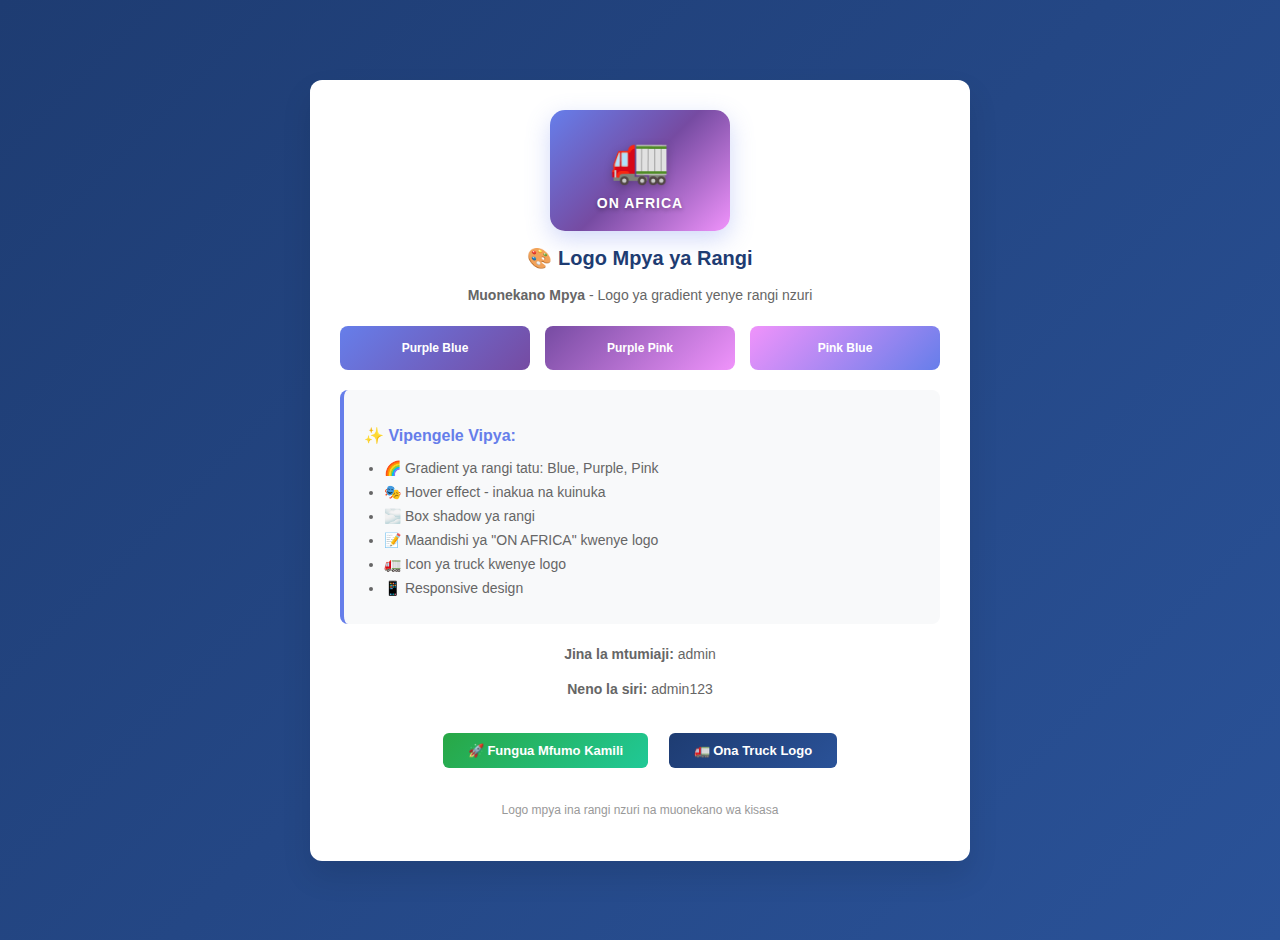
<file: colorful-preview.html>
<!DOCTYPE html>
<html lang="sw">
<head>
    <meta charset="UTF-8">
    <meta name="viewport" content="width=device-width, initial-scale=1.0">
    <title>Login Page - Colorful Gradient Logo</title>
    <style>
        body {
            font-family: 'Segoe UI', Tahoma, Geneva, Verdana, sans-serif;
            background: linear-gradient(135deg, #1e3c72 0%, #2a5298 100%);
            margin: 0;
            padding: 20px;
            min-height: 100vh;
            display: flex;
            justify-content: center;
            align-items: center;
        }
        .preview-container {
            background: white;
            padding: 30px;
            border-radius: 12px;
            box-shadow: 0 15px 30px rgba(0,0,0,0.1);
            text-align: center;
            max-width: 600px;
            width: 100%;
        }
        h1 {
            color: #1e3c72;
            margin-bottom: 15px;
            font-size: 20px;
        }
        p {
            color: #666;
            margin-bottom: 12px;
            line-height: 1.5;
            font-size: 14px;
        }
        .logo-container {
            margin-bottom: 15px;
            display: flex;
            justify-content: center;
            align-items: center;
        }
        .gradient-logo {
            background: linear-gradient(135deg, #667eea 0%, #764ba2 50%, #f093fb 100%);
            padding: 20px;
            border-radius: 15px;
            box-shadow: 0 8px 25px rgba(102, 126, 234, 0.3);
            transition: all 0.3s ease;
            min-width: 140px;
            text-align: center;
        }
        .gradient-logo:hover {
            transform: translateY(-5px) scale(1.05);
            box-shadow: 0 15px 35px rgba(102, 126, 234, 0.4);
        }
        .logo-icon {
            font-size: 48px;
            margin-bottom: 8px;
            filter: drop-shadow(0 2px 4px rgba(0,0,0,0.2));
        }
        .logo-text {
            color: white;
            font-weight: bold;
            font-size: 14px;
            letter-spacing: 1px;
            text-shadow: 0 2px 4px rgba(0,0,0,0.3);
            font-family: 'Arial', sans-serif;
        }
        .btn {
            background: linear-gradient(135deg, #1e3c72 0%, #2a5298 100%);
            color: white;
            border: none;
            padding: 10px 25px;
            border-radius: 6px;
            cursor: pointer;
            font-size: 13px;
            text-decoration: none;
            display: inline-block;
            margin: 8px;
            font-weight: 600;
            transition: all 0.3s ease;
        }
        .btn:hover {
            transform: translateY(-2px);
            box-shadow: 0 5px 15px rgba(30,60,114,0.3);
        }
        .btn-success {
            background: linear-gradient(135deg, #28a745 0%, #20c997 100%);
        }
        .btn-success:hover {
            box-shadow: 0 5px 15px rgba(40,167,69,0.3);
        }
        .color-palette {
            display: grid;
            grid-template-columns: repeat(auto-fit, minmax(120px, 1fr));
            gap: 15px;
            margin: 20px 0;
        }
        .color-card {
            padding: 15px;
            border-radius: 8px;
            text-align: center;
            color: white;
            font-weight: bold;
            font-size: 12px;
        }
        .color-1 {
            background: linear-gradient(135deg, #667eea 0%, #764ba2 100%);
        }
        .color-2 {
            background: linear-gradient(135deg, #764ba2 0%, #f093fb 100%);
        }
        .color-3 {
            background: linear-gradient(135deg, #f093fb 0%, #667eea 100%);
        }
        .feature-list {
            text-align: left;
            margin: 20px 0;
            padding: 20px;
            background: #f8f9fa;
            border-radius: 8px;
            border-left: 4px solid #667eea;
        }
        .feature-list h3 {
            color: #667eea;
            margin-bottom: 15px;
            font-size: 16px;
        }
        .feature-list ul {
            margin: 0;
            padding-left: 20px;
        }
        .feature-list li {
            color: #666;
            margin-bottom: 8px;
            font-size: 14px;
        }
    </style>
</head>
<body>
    <div class="preview-container">
        <div class="logo-container">
            <div class="gradient-logo">
                <div class="logo-icon">🚛</div>
                <div class="logo-text">ON AFRICA</div>
            </div>
        </div>
        
        <h1>🎨 Logo Mpya ya Rangi</h1>
        <p><strong>Muonekano Mpya</strong> - Logo ya gradient yenye rangi nzuri</p>
        
        <div class="color-palette">
            <div class="color-card color-1">Purple Blue</div>
            <div class="color-card color-2">Purple Pink</div>
            <div class="color-card color-3">Pink Blue</div>
        </div>
        
        <div class="feature-list">
            <h3>✨ Vipengele Vipya:</h3>
            <ul>
                <li>🌈 Gradient ya rangi tatu: Blue, Purple, Pink</li>
                <li>🎭 Hover effect - inakua na kuinuka</li>
                <li>🌫️ Box shadow ya rangi</li>
                <li>📝 Maandishi ya "ON AFRICA" kwenye logo</li>
                <li>🚛 Icon ya truck kwenye logo</li>
                <li>📱 Responsive design</li>
            </ul>
        </div>

        <p><strong>Jina la mtumiaji:</strong> admin</p>
        <p><strong>Neno la siri:</strong> admin123</p>
        
        <div style="margin-top: 25px;">
            <a href="index.html" class="btn btn-success">🚀 Fungua Mfumo Kamili</a>
            <a href="truck-preview.html" class="btn">🚛 Ona Truck Logo</a>
        </div>
        
        <p style="margin-top: 25px; font-size: 12px; color: #999;">
            Logo mpya ina rangi nzuri na muonekano wa kisasa
        </p>
    </div>
</body>
</html>
</file>
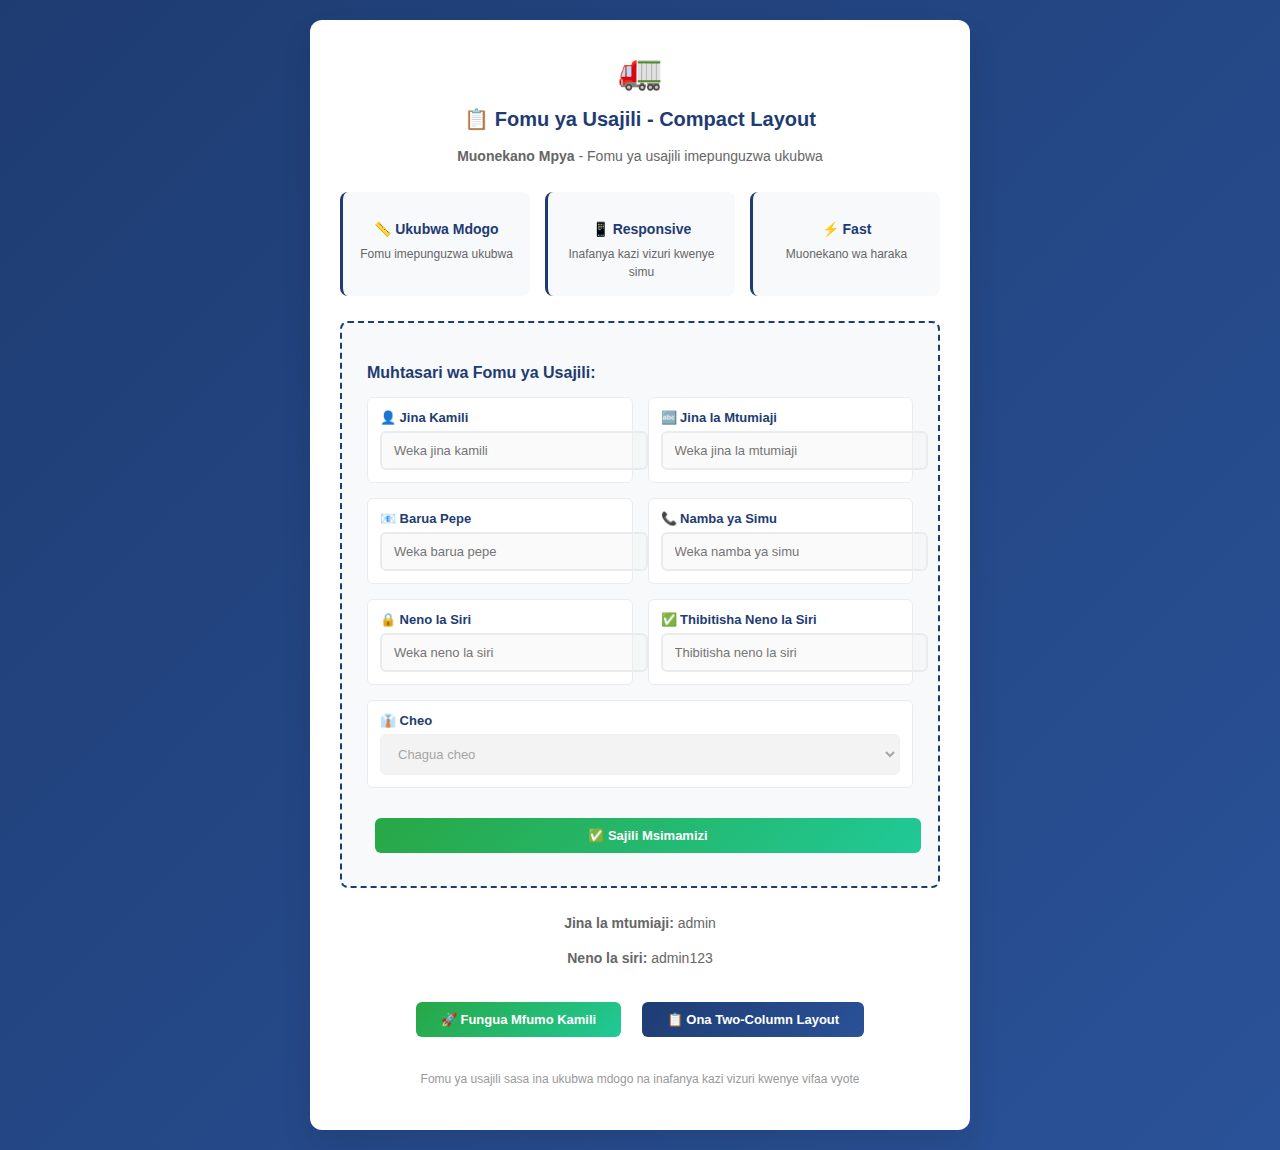
<file: compact-preview.html>
<!DOCTYPE html>
<html lang="sw">
<head>
    <meta charset="UTF-8">
    <meta name="viewport" content="width=device-width, initial-scale=1.0">
    <title>Fomu ya Usajili - Compact Layout</title>
    <style>
        body {
            font-family: 'Segoe UI', Tahoma, Geneva, Verdana, sans-serif;
            background: linear-gradient(135deg, #1e3c72 0%, #2a5298 100%);
            margin: 0;
            padding: 20px;
            min-height: 100vh;
            display: flex;
            justify-content: center;
            align-items: center;
        }
        .preview-container {
            background: white;
            padding: 30px;
            border-radius: 12px;
            box-shadow: 0 15px 30px rgba(0,0,0,0.1);
            text-align: center;
            max-width: 600px;
            width: 100%;
        }
        h1 {
            color: #1e3c72;
            margin-bottom: 15px;
            font-size: 20px;
        }
        p {
            color: #666;
            margin-bottom: 12px;
            line-height: 1.5;
            font-size: 14px;
        }
        .form-preview {
            text-align: left;
            margin: 25px 0;
            padding: 25px;
            background: #f8f9fa;
            border-radius: 8px;
            border: 2px dashed #1e3c72;
        }
        .form-grid {
            display: grid;
            grid-template-columns: 1fr 1fr;
            gap: 15px;
            margin-bottom: 15px;
        }
        .form-field {
            background: white;
            padding: 12px;
            border-radius: 6px;
            border: 1px solid #e9ecef;
        }
        .form-field label {
            display: block;
            font-weight: 600;
            color: #1e3c72;
            margin-bottom: 6px;
            font-size: 13px;
        }
        .form-field input, .form-field select {
            width: 100%;
            padding: 10px 12px;
            border: 2px solid #e9ecef;
            border-radius: 6px;
            font-size: 13px;
        }
        .full-width {
            grid-column: 1 / -1;
        }
        .btn {
            background: linear-gradient(135deg, #1e3c72 0%, #2a5298 100%);
            color: white;
            border: none;
            padding: 10px 25px;
            border-radius: 6px;
            cursor: pointer;
            font-size: 13px;
            text-decoration: none;
            display: inline-block;
            margin: 8px;
            font-weight: 600;
            transition: all 0.3s ease;
        }
        .btn:hover {
            transform: translateY(-2px);
            box-shadow: 0 5px 15px rgba(30,60,114,0.3);
        }
        .btn-success {
            background: linear-gradient(135deg, #28a745 0%, #20c997 100%);
        }
        .btn-success:hover {
            box-shadow: 0 5px 15px rgba(40,167,69,0.3);
        }
        .layout-info {
            display: grid;
            grid-template-columns: repeat(auto-fit, minmax(150px, 1fr));
            gap: 15px;
            margin: 25px 0;
        }
        .info-card {
            background: #f8f9fa;
            padding: 15px;
            border-radius: 8px;
            border-left: 3px solid #1e3c72;
        }
        .info-card h3 {
            color: #1e3c72;
            margin-bottom: 8px;
            font-size: 14px;
        }
        .info-card p {
            color: #666;
            font-size: 12px;
            margin: 0;
        }
        .logo-icon {
            font-size: 36px;
            color: #566177;
            margin-bottom: 15px;
        }
    </style>
</head>
<body>
    <div class="preview-container">
        <div class="logo-icon">🚛</div>
        <h1>📋 Fomu ya Usajili - Compact Layout</h1>
        <p><strong>Muonekano Mpya</strong> - Fomu ya usajili imepunguzwa ukubwa</p>
        
        <div class="layout-info">
            <div class="info-card">
                <h3>📏 Ukubwa Mdogo</h3>
                <p>Fomu imepunguzwa ukubwa</p>
            </div>
            <div class="info-card">
                <h3>📱 Responsive</h3>
                <p>Inafanya kazi vizuri kwenye simu</p>
            </div>
            <div class="info-card">
                <h3>⚡ Fast</h3>
                <p>Muonekano wa haraka</p>
            </div>
        </div>
        
        <div class="form-preview">
            <h3 style="color: #1e3c72; margin-bottom: 15px; font-size: 16px;">Muhtasari wa Fomu ya Usajili:</h3>
            <div class="form-grid">
                <div class="form-field">
                    <label>👤 Jina Kamili</label>
                    <input type="text" placeholder="Weka jina kamili" disabled>
                </div>
                <div class="form-field">
                    <label>🔤 Jina la Mtumiaji</label>
                    <input type="text" placeholder="Weka jina la mtumiaji" disabled>
                </div>
                <div class="form-field">
                    <label>📧 Barua Pepe</label>
                    <input type="email" placeholder="Weka barua pepe" disabled>
                </div>
                <div class="form-field">
                    <label>📞 Namba ya Simu</label>
                    <input type="tel" placeholder="Weka namba ya simu" disabled>
                </div>
                <div class="form-field">
                    <label>🔒 Neno la Siri</label>
                    <input type="password" placeholder="Weka neno la siri" disabled>
                </div>
                <div class="form-field">
                    <label>✅ Thibitisha Neno la Siri</label>
                    <input type="password" placeholder="Thibitisha neno la siri" disabled>
                </div>
                <div class="form-field full-width">
                    <label>👔 Cheo</label>
                    <select disabled>
                        <option>Chagua cheo</option>
                        <option>Msimamizi Mkuu</option>
                        <option>Msimamizi</option>
                        <option>Msimamizi wa Sehemu</option>
                    </select>
                </div>
            </div>
            <button class="btn btn-success" style="width: 100%; margin-top: 15px;">✅ Sajili Msimamizi</button>
        </div>

        <p><strong>Jina la mtumiaji:</strong> admin</p>
        <p><strong>Neno la siri:</strong> admin123</p>
        
        <div style="margin-top: 25px;">
            <a href="index.html" class="btn btn-success">🚀 Fungua Mfumo Kamili</a>
            <a href="register-preview.html" class="btn">📋 Ona Two-Column Layout</a>
        </div>
        
        <p style="margin-top: 25px; font-size: 12px; color: #999;">
            Fomu ya usajili sasa ina ukubwa mdogo na inafanya kazi vizuri kwenye vifaa vyote
        </p>
    </div>
</body>
</html>
</file>
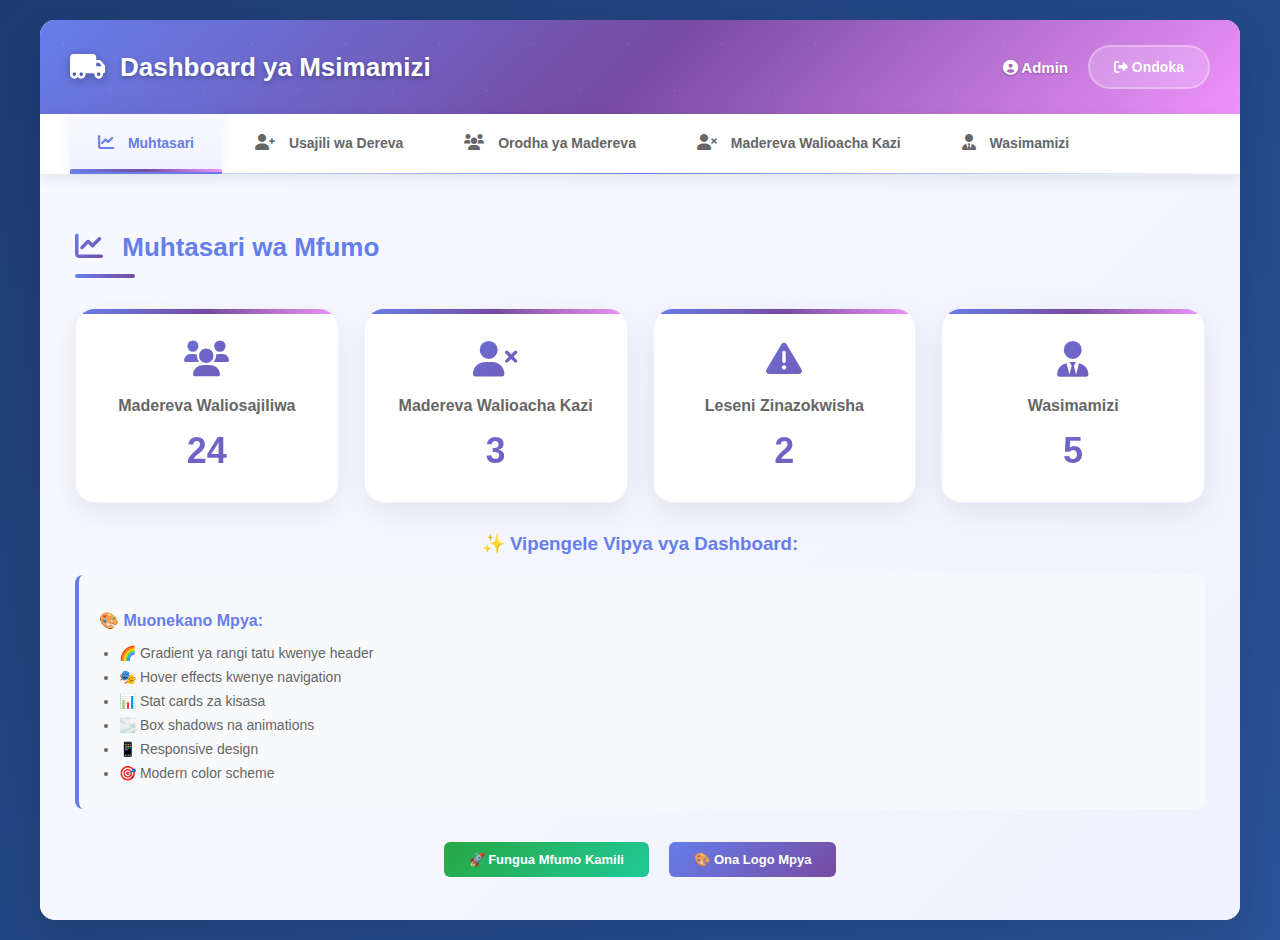
<file: dashboard-preview.html>
<!DOCTYPE html>
<html lang="sw">
<head>
    <meta charset="UTF-8">
    <meta name="viewport" content="width=device-width, initial-scale=1.0">
    <title>Dashboard - Modern Design</title>
    <style>
        body {
            font-family: 'Segoe UI', Tahoma, Geneva, Verdana, sans-serif;
            background: linear-gradient(135deg, #1e3c72 0%, #2a5298 100%);
            margin: 0;
            padding: 20px;
            min-height: 100vh;
        }
        .preview-container {
            background: white;
            border-radius: 15px;
            box-shadow: 0 20px 40px rgba(0,0,0,0.1);
            overflow: hidden;
            max-width: 1200px;
            margin: 0 auto;
        }
        
        /* Dashboard Header */
        .dashboard-header {
            background: linear-gradient(135deg, #667eea 0%, #764ba2 50%, #f093fb 100%);
            padding: 25px 30px;
            display: flex;
            justify-content: space-between;
            align-items: center;
            box-shadow: 0 8px 25px rgba(102, 126, 234, 0.3);
            color: white;
            position: relative;
            overflow: hidden;
        }
        
        .dashboard-header::before {
            content: '';
            position: absolute;
            top: 0;
            left: 0;
            right: 0;
            bottom: 0;
            background: url('data:image/svg+xml,<svg xmlns="http://www.w3.org/2000/svg" viewBox="0 0 100 100"><defs><pattern id="grain" width="100" height="100" patternUnits="userSpaceOnUse"><circle cx="25" cy="25" r="1" fill="white" opacity="0.1"/><circle cx="75" cy="75" r="1" fill="white" opacity="0.1"/><circle cx="50" cy="10" r="0.5" fill="white" opacity="0.1"/><circle cx="10" cy="60" r="0.5" fill="white" opacity="0.1"/><circle cx="90" cy="40" r="0.5" fill="white" opacity="0.1"/></pattern></defs><rect width="100" height="100" fill="url(%23grain)"/></svg>');
            pointer-events: none;
        }
        
        .header-left {
            display: flex;
            align-items: center;
            position: relative;
            z-index: 1;
        }
        
        .dashboard-header h1 {
            color: white;
            font-size: 26px;
            font-weight: 700;
            text-shadow: 0 2px 4px rgba(0,0,0,0.3);
            margin: 0;
        }
        
        .header-icon {
            font-size: 28px;
            margin-right: 15px;
            filter: drop-shadow(0 2px 4px rgba(0,0,0,0.3));
        }
        
        .user-info {
            display: flex;
            align-items: center;
            gap: 20px;
            position: relative;
            z-index: 1;
        }
        
        .user-info span {
            color: white;
            font-weight: 600;
            font-size: 15px;
            text-shadow: 0 1px 2px rgba(0,0,0,0.3);
        }
        
        .logout-btn {
            background: rgba(255,255,255,0.2);
            color: white;
            border: 2px solid rgba(255,255,255,0.3);
            padding: 12px 24px;
            border-radius: 25px;
            cursor: pointer;
            font-size: 14px;
            font-weight: 600;
            transition: all 0.3s ease;
            backdrop-filter: blur(10px);
        }
        
        .logout-btn:hover {
            background: rgba(255,255,255,0.3);
            transform: translateY(-2px);
            box-shadow: 0 8px 20px rgba(0,0,0,0.2);
        }
        
        /* Dashboard Navigation */
        .dashboard-nav {
            background: white;
            padding: 0 30px;
            border-bottom: 1px solid #e9ecef;
            display: flex;
            gap: 5px;
            box-shadow: 0 4px 15px rgba(0,0,0,0.08);
            position: relative;
        }
        
        .dashboard-nav::before {
            content: '';
            position: absolute;
            bottom: 0;
            left: 0;
            right: 0;
            height: 1px;
            background: linear-gradient(90deg, transparent 0%, #667eea 50%, transparent 100%);
        }
        
        .nav-btn {
            background: none;
            border: none;
            padding: 20px 28px;
            cursor: pointer;
            font-size: 14px;
            color: #666;
            border-bottom: 3px solid transparent;
            transition: all 0.3s ease;
            font-weight: 600;
            position: relative;
            border-radius: 8px 8px 0 0;
        }
        
        .nav-btn i {
            margin-right: 10px;
            font-size: 16px;
            transition: transform 0.3s ease;
        }
        
        .nav-btn:hover {
            color: #667eea;
            background: linear-gradient(180deg, #f8f9ff 0%, #f0f2ff 100%);
            transform: translateY(-2px);
        }
        
        .nav-btn.active {
            color: #667eea;
            border-bottom-color: #667eea;
            background: linear-gradient(180deg, #f8f9ff 0%, #f0f2ff 100%);
            box-shadow: 0 -4px 15px rgba(102, 126, 234, 0.1);
        }
        
        .nav-btn.active::after {
            content: '';
            position: absolute;
            bottom: -1px;
            left: 0;
            right: 0;
            height: 3px;
            background: linear-gradient(90deg, #667eea 0%, #764ba2 50%, #f093fb 100%);
            border-radius: 2px 2px 0 0;
        }
        
        /* Dashboard Content */
        .dashboard-content {
            padding: 35px;
            background: linear-gradient(135deg, #f8f9ff 0%, #f0f2ff 100%);
            min-height: 500px;
        }
        
        .dashboard-content h2 {
            color: #667eea;
            margin-bottom: 30px;
            font-size: 26px;
            font-weight: 700;
            position: relative;
            padding-bottom: 15px;
        }
        
        .dashboard-content h2::after {
            content: '';
            position: absolute;
            bottom: 0;
            left: 0;
            width: 60px;
            height: 4px;
            background: linear-gradient(90deg, #667eea 0%, #764ba2 100%);
            border-radius: 2px;
        }
        
        .dashboard-content h2 i {
            margin-right: 12px;
            font-size: 28px;
            background: linear-gradient(135deg, #667eea 0%, #764ba2 100%);
            -webkit-background-clip: text;
            -webkit-text-fill-color: transparent;
            background-clip: text;
        }
        
        /* Stats Grid */
        .stats-grid {
            display: grid;
            grid-template-columns: repeat(auto-fit, minmax(250px, 1fr));
            gap: 25px;
            margin-bottom: 30px;
        }
        
        .stat-card {
            background: white;
            color: #333;
            padding: 30px;
            border-radius: 20px;
            text-align: center;
            box-shadow: 0 10px 30px rgba(0,0,0,0.08);
            border: 1px solid rgba(102, 126, 234, 0.1);
            transition: all 0.3s ease;
            position: relative;
            overflow: hidden;
        }
        
        .stat-card::before {
            content: '';
            position: absolute;
            top: 0;
            left: 0;
            right: 0;
            height: 5px;
            background: linear-gradient(90deg, #667eea 0%, #764ba2 50%, #f093fb 100%);
        }
        
        .stat-card:hover {
            transform: translateY(-8px);
            box-shadow: 0 20px 40px rgba(102, 126, 234, 0.15);
        }
        
        .stat-icon {
            font-size: 36px;
            margin-bottom: 15px;
            background: linear-gradient(135deg, #667eea 0%, #764ba2 100%);
            -webkit-background-clip: text;
            -webkit-text-fill-color: transparent;
            background-clip: text;
        }
        
        .stat-card h3 {
            font-size: 16px;
            margin-bottom: 15px;
            color: #666;
            font-weight: 600;
        }
        
        .stat-card p {
            font-size: 36px;
            font-weight: 800;
            margin: 0;
            background: linear-gradient(135deg, #667eea 0%, #764ba2 100%);
            -webkit-background-clip: text;
            -webkit-text-fill-color: transparent;
            background-clip: text;
        }
        
        .btn {
            background: linear-gradient(135deg, #667eea 0%, #764ba2 100%);
            color: white;
            border: none;
            padding: 10px 25px;
            border-radius: 6px;
            cursor: pointer;
            font-size: 13px;
            text-decoration: none;
            display: inline-block;
            margin: 8px;
            font-weight: 600;
            transition: all 0.3s ease;
        }
        
        .btn:hover {
            transform: translateY(-2px);
            box-shadow: 0 5px 15px rgba(102, 126, 234, 0.3);
        }
        
        .btn-success {
            background: linear-gradient(135deg, #28a745 0%, #20c997 100%);
        }
        
        .btn-success:hover {
            box-shadow: 0 5px 15px rgba(40,167,69,0.3);
        }
        
        .feature-list {
            text-align: left;
            margin: 20px 0;
            padding: 20px;
            background: #f8f9fa;
            border-radius: 8px;
            border-left: 4px solid #667eea;
        }
        
        .feature-list h3 {
            color: #667eea;
            margin-bottom: 15px;
            font-size: 16px;
        }
        
        .feature-list ul {
            margin: 0;
            padding-left: 20px;
        }
        
        .feature-list li {
            color: #666;
            margin-bottom: 8px;
            font-size: 14px;
        }
    </style>
    <link rel="stylesheet" href="https://cdnjs.cloudflare.com/ajax/libs/font-awesome/6.0.0/css/all.min.css">
</head>
<body>
    <div class="preview-container">
        <header class="dashboard-header">
            <div class="header-left">
                <i class="fas fa-truck-moving header-icon"></i>
                <h1>Dashboard ya Msimamizi</h1>
            </div>
            <div class="user-info">
                <span><i class="fas fa-user-circle"></i> Admin</span>
                <button class="logout-btn"><i class="fas fa-sign-out-alt"></i> Ondoka</button>
            </div>
        </header>

        <nav class="dashboard-nav">
            <button class="nav-btn active">
                <i class="fas fa-chart-line"></i> Muhtasari
            </button>
            <button class="nav-btn">
                <i class="fas fa-user-plus"></i> Usajili wa Dereva
            </button>
            <button class="nav-btn">
                <i class="fas fa-users"></i> Orodha ya Madereva
            </button>
            <button class="nav-btn">
                <i class="fas fa-user-times"></i> Madereva Walioacha Kazi
            </button>
            <button class="nav-btn">
                <i class="fas fa-user-tie"></i> Wasimamizi
            </button>
        </nav>

        <div class="dashboard-content">
            <h2><i class="fas fa-chart-line"></i> Muhtasari wa Mfumo</h2>
            
            <div class="stats-grid">
                <div class="stat-card">
                    <div class="stat-icon">
                        <i class="fas fa-users"></i>
                    </div>
                    <h3>Madereva Waliosajiliwa</h3>
                    <p>24</p>
                </div>
                <div class="stat-card">
                    <div class="stat-icon">
                        <i class="fas fa-user-times"></i>
                    </div>
                    <h3>Madereva Walioacha Kazi</h3>
                    <p>3</p>
                </div>
                <div class="stat-card">
                    <div class="stat-icon">
                        <i class="fas fa-exclamation-triangle"></i>
                    </div>
                    <h3>Leseni Zinazokwisha</h3>
                    <p>2</p>
                </div>
                <div class="stat-card">
                    <div class="stat-icon">
                        <i class="fas fa-user-tie"></i>
                    </div>
                    <h3>Wasimamizi</h3>
                    <p>5</p>
                </div>
            </div>
            
            <div style="text-align: center; margin-top: 30px;">
                <h3 style="color: #667eea; margin-bottom: 20px;">✨ Vipengele Vipya vya Dashboard:</h3>
                <div class="feature-list">
                    <h3>🎨 Muonekano Mpya:</h3>
                    <ul>
                        <li>🌈 Gradient ya rangi tatu kwenye header</li>
                        <li>🎭 Hover effects kwenye navigation</li>
                        <li>📊 Stat cards za kisasa</li>
                        <li>🌫️ Box shadows na animations</li>
                        <li>📱 Responsive design</li>
                        <li>🎯 Modern color scheme</li>
                    </ul>
                </div>
                
                <div style="margin-top: 25px;">
                    <a href="index.html" class="btn btn-success">🚀 Fungua Mfumo Kamili</a>
                    <a href="colorful-preview.html" class="btn">🎨 Ona Logo Mpya</a>
                </div>
            </div>
        </div>
    </div>
</body>
</html>
</file>
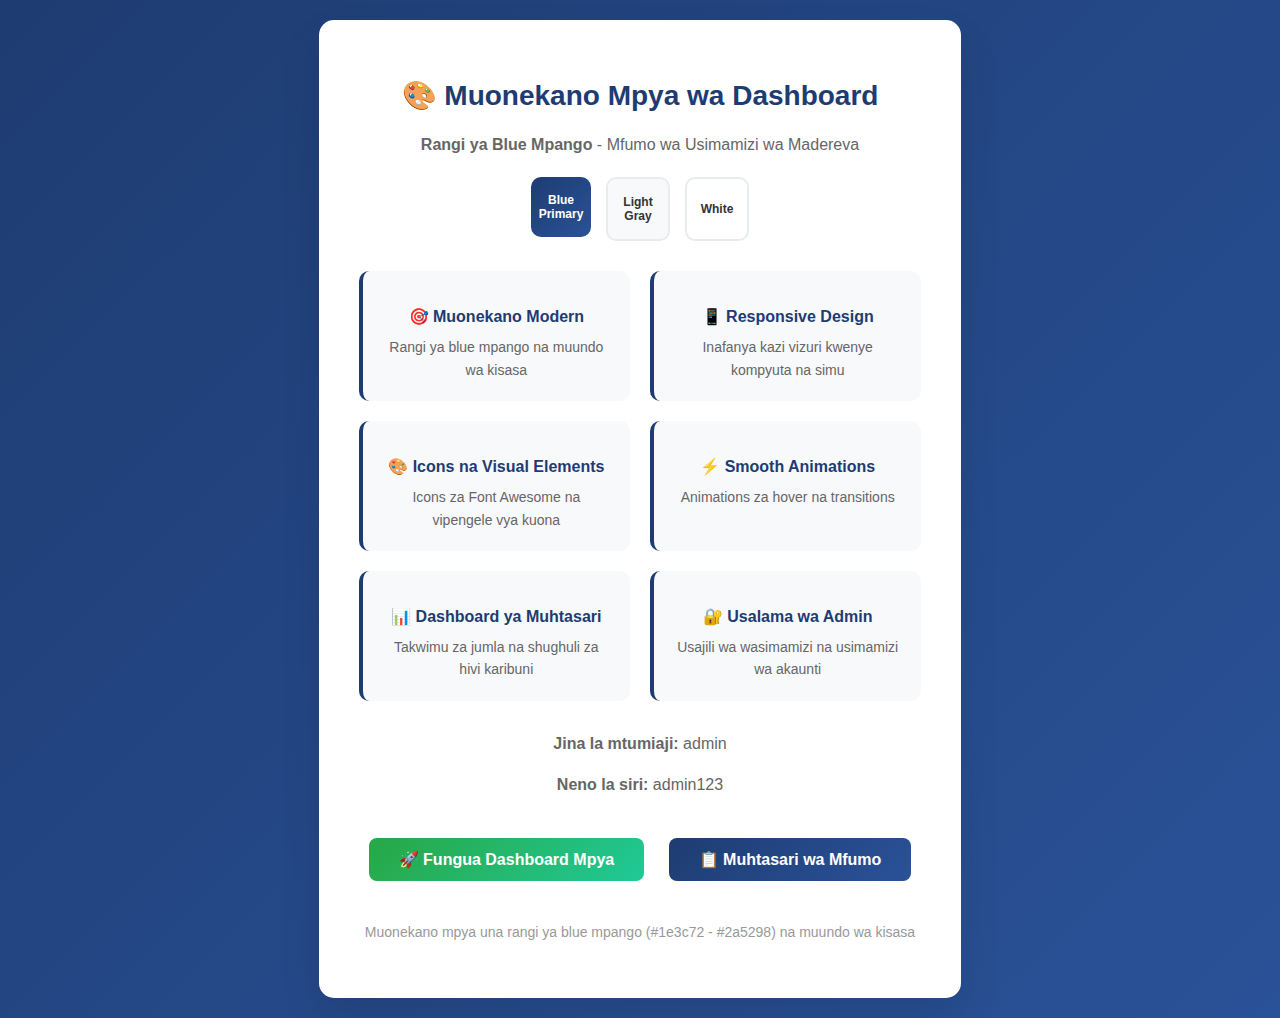
<file: preview.html>
<!DOCTYPE html>
<html lang="sw">
<head>
    <meta charset="UTF-8">
    <meta name="viewport" content="width=device-width, initial-scale=1.0">
    <title>Muonekano Mpya - Mfumo wa Madereva</title>
    <style>
        body {
            font-family: 'Segoe UI', Tahoma, Geneva, Verdana, sans-serif;
            background: linear-gradient(135deg, #1e3c72 0%, #2a5298 100%);
            margin: 0;
            padding: 20px;
            min-height: 100vh;
            display: flex;
            justify-content: center;
            align-items: center;
        }
        .preview-container {
            background: white;
            padding: 40px;
            border-radius: 15px;
            box-shadow: 0 20px 40px rgba(0,0,0,0.1);
            text-align: center;
            max-width: 700px;
        }
        h1 {
            color: #1e3c72;
            margin-bottom: 20px;
            font-size: 28px;
        }
        p {
            color: #666;
            margin-bottom: 15px;
            line-height: 1.6;
        }
        .features-grid {
            display: grid;
            grid-template-columns: repeat(auto-fit, minmax(250px, 1fr));
            gap: 20px;
            margin: 30px 0;
        }
        .feature-card {
            background: #f8f9fa;
            padding: 20px;
            border-radius: 10px;
            border-left: 4px solid #1e3c72;
        }
        .feature-card h3 {
            color: #1e3c72;
            margin-bottom: 10px;
            font-size: 16px;
        }
        .feature-card p {
            color: #666;
            font-size: 14px;
            margin: 0;
        }
        .btn {
            background: linear-gradient(135deg, #1e3c72 0%, #2a5298 100%);
            color: white;
            border: none;
            padding: 12px 30px;
            border-radius: 8px;
            cursor: pointer;
            font-size: 16px;
            text-decoration: none;
            display: inline-block;
            margin: 10px;
            font-weight: 600;
            transition: all 0.3s ease;
        }
        .btn:hover {
            transform: translateY(-2px);
            box-shadow: 0 5px 15px rgba(30,60,114,0.3);
        }
        .btn-success {
            background: linear-gradient(135deg, #28a745 0%, #20c997 100%);
        }
        .btn-success:hover {
            box-shadow: 0 5px 15px rgba(40,167,69,0.3);
        }
        .color-palette {
            display: flex;
            justify-content: center;
            gap: 15px;
            margin: 20px 0;
        }
        .color-swatch {
            width: 60px;
            height: 60px;
            border-radius: 10px;
            display: flex;
            align-items: center;
            justify-content: center;
            color: white;
            font-weight: bold;
            font-size: 12px;
            text-align: center;
        }
        .blue-primary {
            background: linear-gradient(135deg, #1e3c72 0%, #2a5298 100%);
        }
        .blue-light {
            background: #f8f9fa;
            color: #333;
            border: 2px solid #e9ecef;
        }
        .white {
            background: white;
            color: #333;
            border: 2px solid #e9ecef;
        }
    </style>
</head>
<body>
    <div class="preview-container">
        <h1>🎨 Muonekano Mpya wa Dashboard</h1>
        <p><strong>Rangi ya Blue Mpango</strong> - Mfumo wa Usimamizi wa Madereva</p>
        
        <div class="color-palette">
            <div class="color-swatch blue-primary">Blue<br>Primary</div>
            <div class="color-swatch blue-light">Light<br>Gray</div>
            <div class="color-swatch white">White</div>
        </div>
        
        <div class="features-grid">
            <div class="feature-card">
                <h3>🎯 Muonekano Modern</h3>
                <p>Rangi ya blue mpango na muundo wa kisasa</p>
            </div>
            <div class="feature-card">
                <h3>📱 Responsive Design</h3>
                <p>Inafanya kazi vizuri kwenye kompyuta na simu</p>
            </div>
            <div class="feature-card">
                <h3>🎨 Icons na Visual Elements</h3>
                <p>Icons za Font Awesome na vipengele vya kuona</p>
            </div>
            <div class="feature-card">
                <h3>⚡ Smooth Animations</h3>
                <p>Animations za hover na transitions</p>
            </div>
            <div class="feature-card">
                <h3>📊 Dashboard ya Muhtasari</h3>
                <p>Takwimu za jumla na shughuli za hivi karibuni</p>
            </div>
            <div class="feature-card">
                <h3>🔐 Usalama wa Admin</h3>
                <p>Usajili wa wasimamizi na usimamizi wa akaunti</p>
            </div>
        </div>

        <p><strong>Jina la mtumiaji:</strong> admin</p>
        <p><strong>Neno la siri:</strong> admin123</p>
        
        <div style="margin-top: 30px;">
            <a href="index.html" class="btn btn-success">🚀 Fungua Dashboard Mpya</a>
            <a href="simple.html" class="btn">📋 Muhtasari wa Mfumo</a>
        </div>
        
        <p style="margin-top: 30px; font-size: 14px; color: #999;">
            Muonekano mpya una rangi ya blue mpango (#1e3c72 - #2a5298) na muundo wa kisasa
        </p>
    </div>
</body>
</html>
</file>
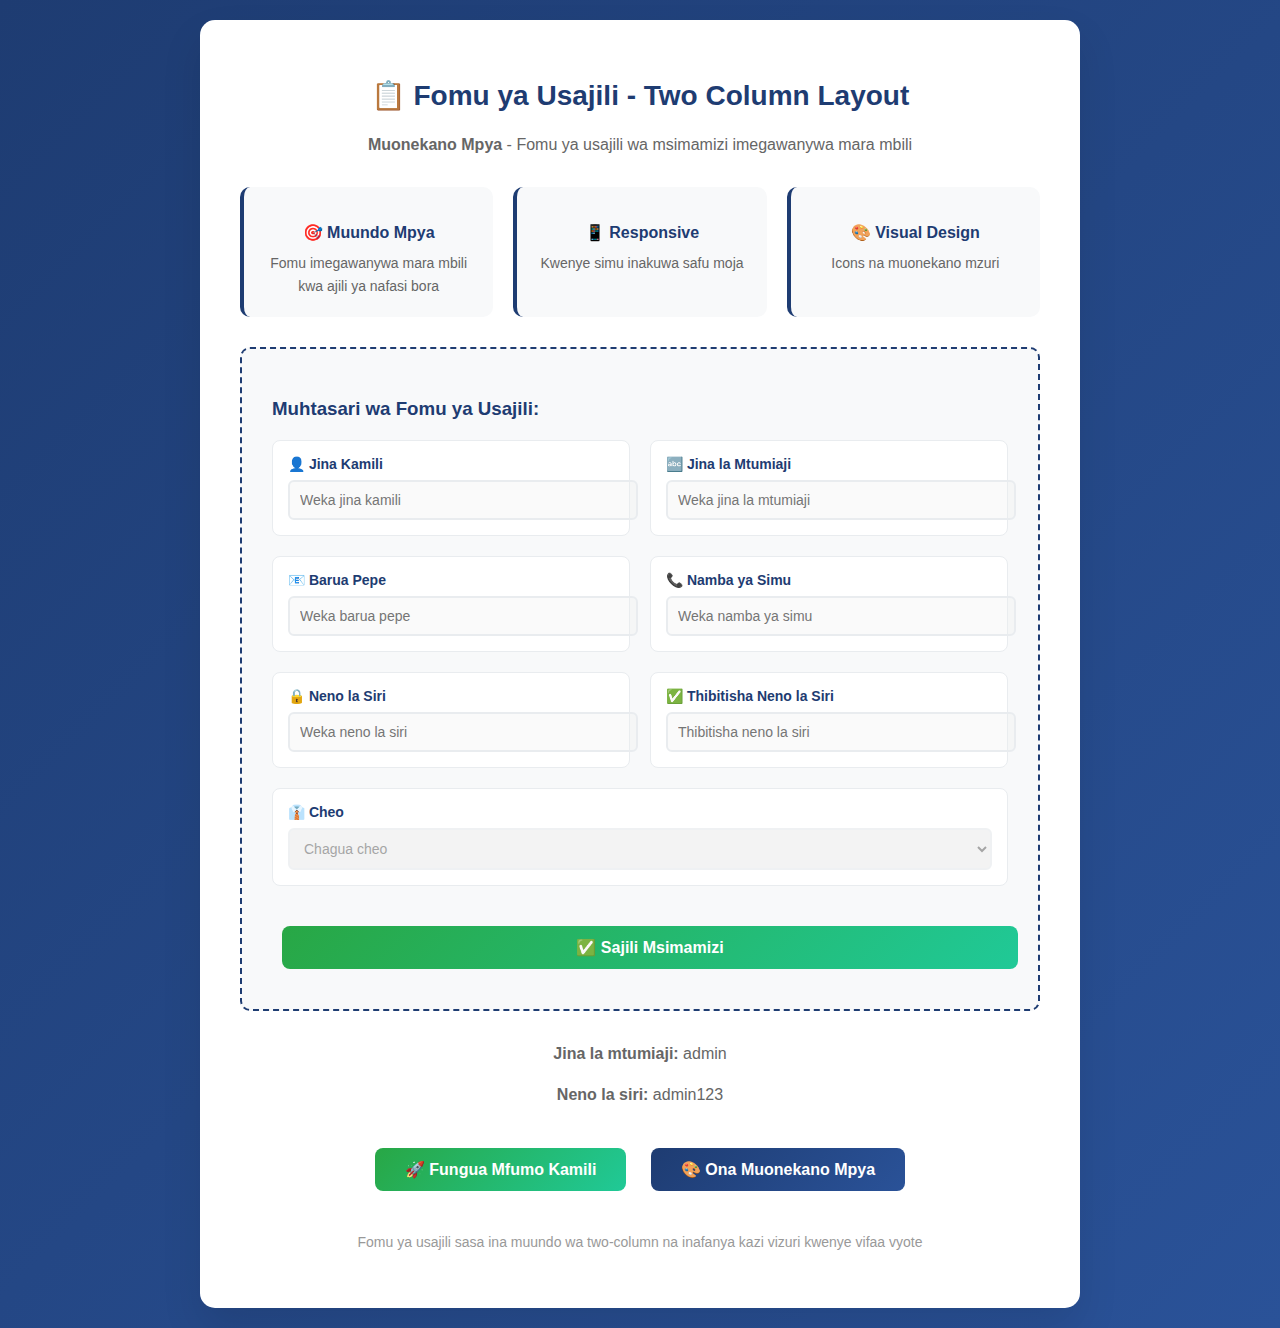
<file: register-preview.html>
<!DOCTYPE html>
<html lang="sw">
<head>
    <meta charset="UTF-8">
    <meta name="viewport" content="width=device-width, initial-scale=1.0">
    <title>Fomu ya Usajili - Two Column Layout</title>
    <style>
        body {
            font-family: 'Segoe UI', Tahoma, Geneva, Verdana, sans-serif;
            background: linear-gradient(135deg, #1e3c72 0%, #2a5298 100%);
            margin: 0;
            padding: 20px;
            min-height: 100vh;
            display: flex;
            justify-content: center;
            align-items: center;
        }
        .preview-container {
            background: white;
            padding: 40px;
            border-radius: 15px;
            box-shadow: 0 20px 40px rgba(0,0,0,0.1);
            text-align: center;
            max-width: 800px;
            width: 100%;
        }
        h1 {
            color: #1e3c72;
            margin-bottom: 20px;
            font-size: 28px;
        }
        p {
            color: #666;
            margin-bottom: 15px;
            line-height: 1.6;
        }
        .form-preview {
            text-align: left;
            margin: 30px 0;
            padding: 30px;
            background: #f8f9fa;
            border-radius: 10px;
            border: 2px dashed #1e3c72;
        }
        .form-grid {
            display: grid;
            grid-template-columns: 1fr 1fr;
            gap: 20px;
            margin-bottom: 20px;
        }
        .form-field {
            background: white;
            padding: 15px;
            border-radius: 8px;
            border: 1px solid #e9ecef;
        }
        .form-field label {
            display: block;
            font-weight: 600;
            color: #1e3c72;
            margin-bottom: 8px;
            font-size: 14px;
        }
        .form-field input, .form-field select {
            width: 100%;
            padding: 10px;
            border: 2px solid #e9ecef;
            border-radius: 6px;
            font-size: 14px;
        }
        .full-width {
            grid-column: 1 / -1;
        }
        .btn {
            background: linear-gradient(135deg, #1e3c72 0%, #2a5298 100%);
            color: white;
            border: none;
            padding: 12px 30px;
            border-radius: 8px;
            cursor: pointer;
            font-size: 16px;
            text-decoration: none;
            display: inline-block;
            margin: 10px;
            font-weight: 600;
            transition: all 0.3s ease;
        }
        .btn:hover {
            transform: translateY(-2px);
            box-shadow: 0 5px 15px rgba(30,60,114,0.3);
        }
        .btn-success {
            background: linear-gradient(135deg, #28a745 0%, #20c997 100%);
        }
        .btn-success:hover {
            box-shadow: 0 5px 15px rgba(40,167,69,0.3);
        }
        .layout-info {
            display: grid;
            grid-template-columns: repeat(auto-fit, minmax(200px, 1fr));
            gap: 20px;
            margin: 30px 0;
        }
        .info-card {
            background: #f8f9fa;
            padding: 20px;
            border-radius: 10px;
            border-left: 4px solid #1e3c72;
        }
        .info-card h3 {
            color: #1e3c72;
            margin-bottom: 10px;
            font-size: 16px;
        }
        .info-card p {
            color: #666;
            font-size: 14px;
            margin: 0;
        }
    </style>
</head>
<body>
    <div class="preview-container">
        <h1>📋 Fomu ya Usajili - Two Column Layout</h1>
        <p><strong>Muonekano Mpya</strong> - Fomu ya usajili wa msimamizi imegawanywa mara mbili</p>
        
        <div class="layout-info">
            <div class="info-card">
                <h3>🎯 Muundo Mpya</h3>
                <p>Fomu imegawanywa mara mbili kwa ajili ya nafasi bora</p>
            </div>
            <div class="info-card">
                <h3>📱 Responsive</h3>
                <p>Kwenye simu inakuwa safu moja</p>
            </div>
            <div class="info-card">
                <h3>🎨 Visual Design</h3>
                <p>Icons na muonekano mzuri</p>
            </div>
        </div>
        
        <div class="form-preview">
            <h3 style="color: #1e3c72; margin-bottom: 20px;">Muhtasari wa Fomu ya Usajili:</h3>
            <div class="form-grid">
                <div class="form-field">
                    <label>👤 Jina Kamili</label>
                    <input type="text" placeholder="Weka jina kamili" disabled>
                </div>
                <div class="form-field">
                    <label>🔤 Jina la Mtumiaji</label>
                    <input type="text" placeholder="Weka jina la mtumiaji" disabled>
                </div>
                <div class="form-field">
                    <label>📧 Barua Pepe</label>
                    <input type="email" placeholder="Weka barua pepe" disabled>
                </div>
                <div class="form-field">
                    <label>📞 Namba ya Simu</label>
                    <input type="tel" placeholder="Weka namba ya simu" disabled>
                </div>
                <div class="form-field">
                    <label>🔒 Neno la Siri</label>
                    <input type="password" placeholder="Weka neno la siri" disabled>
                </div>
                <div class="form-field">
                    <label>✅ Thibitisha Neno la Siri</label>
                    <input type="password" placeholder="Thibitisha neno la siri" disabled>
                </div>
                <div class="form-field full-width">
                    <label>👔 Cheo</label>
                    <select disabled>
                        <option>Chagua cheo</option>
                        <option>Msimamizi Mkuu</option>
                        <option>Msimamizi</option>
                        <option>Msimamizi wa Sehemu</option>
                    </select>
                </div>
            </div>
            <button class="btn btn-success" style="width: 100%; margin-top: 20px;">✅ Sajili Msimamizi</button>
        </div>

        <p><strong>Jina la mtumiaji:</strong> admin</p>
        <p><strong>Neno la siri:</strong> admin123</p>
        
        <div style="margin-top: 30px;">
            <a href="index.html" class="btn btn-success">🚀 Fungua Mfumo Kamili</a>
            <a href="preview.html" class="btn">🎨 Ona Muonekano Mpya</a>
        </div>
        
        <p style="margin-top: 30px; font-size: 14px; color: #999;">
            Fomu ya usajili sasa ina muundo wa two-column na inafanya kazi vizuri kwenye vifaa vyote
        </p>
    </div>
</body>
</html>
</file>
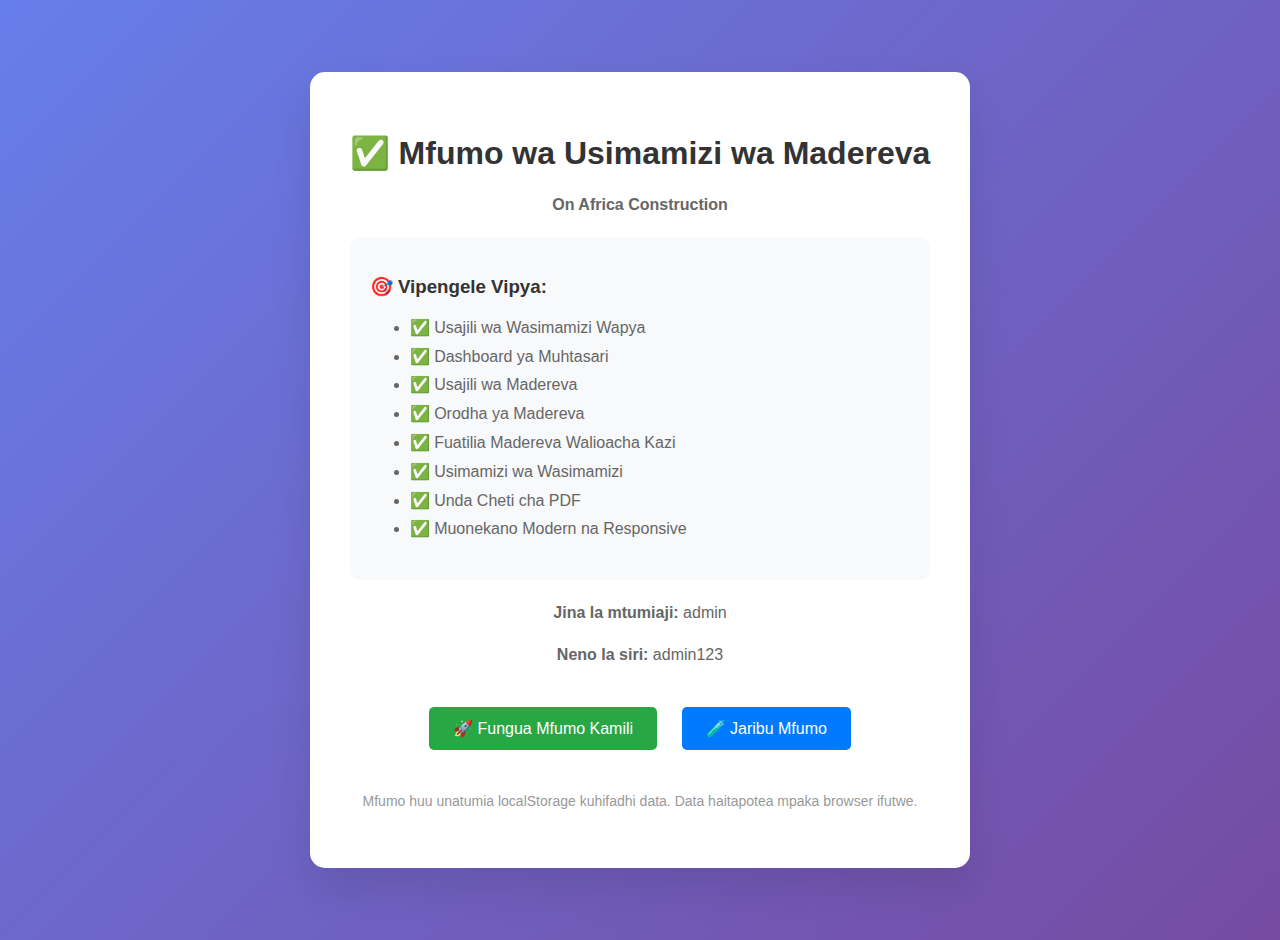
<file: simple.html>
<!DOCTYPE html>
<html lang="sw">
<head>
    <meta charset="UTF-8">
    <meta name="viewport" content="width=device-width, initial-scale=1.0">
    <title>Test - Mfumo wa Madereva</title>
    <style>
        body {
            font-family: Arial, sans-serif;
            background: linear-gradient(135deg, #667eea 0%, #764ba2 100%);
            margin: 0;
            padding: 20px;
            min-height: 100vh;
            display: flex;
            justify-content: center;
            align-items: center;
        }
        .test-container {
            background: white;
            padding: 40px;
            border-radius: 15px;
            box-shadow: 0 20px 40px rgba(0,0,0,0.1);
            text-align: center;
            max-width: 600px;
        }
        h1 {
            color: #333;
            margin-bottom: 20px;
        }
        p {
            color: #666;
            margin-bottom: 15px;
            line-height: 1.6;
        }
        .btn {
            background: #007bff;
            color: white;
            border: none;
            padding: 12px 24px;
            border-radius: 5px;
            cursor: pointer;
            font-size: 16px;
            text-decoration: none;
            display: inline-block;
            margin: 10px;
        }
        .btn:hover {
            background: #0056b3;
        }
        .btn-success {
            background: #28a745;
        }
        .btn-success:hover {
            background: #218838;
        }
        .features {
            text-align: left;
            margin: 20px 0;
            padding: 20px;
            background: #f8f9fa;
            border-radius: 10px;
        }
        .features h3 {
            color: #333;
            margin-bottom: 15px;
        }
        .features ul {
            color: #666;
            line-height: 1.8;
        }
    </style>
</head>
<body>
    <div class="test-container">
        <h1>✅ Mfumo wa Usimamizi wa Madereva</h1>
        <p><strong>On Africa Construction</strong></p>
        
        <div class="features">
            <h3>🎯 Vipengele Vipya:</h3>
            <ul>
                <li>✅ Usajili wa Wasimamizi Wapya</li>
                <li>✅ Dashboard ya Muhtasari</li>
                <li>✅ Usajili wa Madereva</li>
                <li>✅ Orodha ya Madereva</li>
                <li>✅ Fuatilia Madereva Walioacha Kazi</li>
                <li>✅ Usimamizi wa Wasimamizi</li>
                <li>✅ Unda Cheti cha PDF</li>
                <li>✅ Muonekano Modern na Responsive</li>
            </ul>
        </div>

        <p><strong>Jina la mtumiaji:</strong> admin</p>
        <p><strong>Neno la siri:</strong> admin123</p>
        
        <div style="margin-top: 30px;">
            <a href="index.html" class="btn btn-success">🚀 Fungua Mfumo Kamili</a>
            <a href="test.html" class="btn">🧪 Jaribu Mfumo</a>
        </div>
        
        <p style="margin-top: 30px; font-size: 14px; color: #999;">
            Mfumo huu unatumia localStorage kuhifadhi data. Data haitapotea mpaka browser ifutwe.
        </p>
    </div>
</body>
</html>
</file>
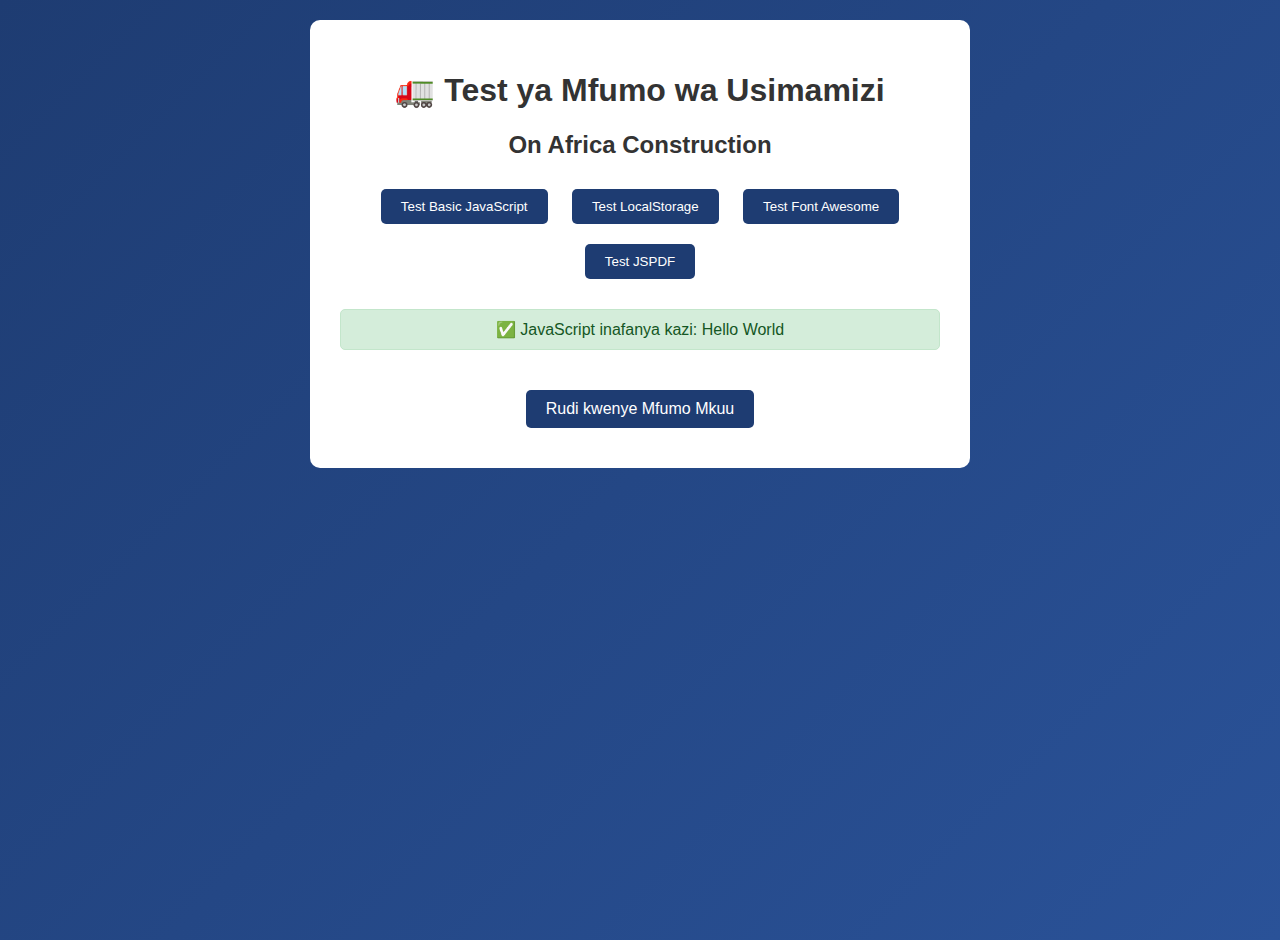
<file: test-simple.html>
<!DOCTYPE html>
<html lang="sw">
<head>
    <meta charset="UTF-8">
    <meta name="viewport" content="width=device-width, initial-scale=1.0">
    <title>Test - Mfumo wa Usimamizi</title>
    <style>
        body {
            font-family: Arial, sans-serif;
            background: linear-gradient(135deg, #1e3c72 0%, #2a5298 100%);
            min-height: 100vh;
            margin: 0;
            padding: 20px;
            color: white;
        }
        .test-container {
            background: white;
            color: #333;
            padding: 30px;
            border-radius: 10px;
            max-width: 600px;
            margin: 0 auto;
            text-align: center;
        }
        .test-btn {
            background: #1e3c72;
            color: white;
            border: none;
            padding: 10px 20px;
            border-radius: 5px;
            cursor: pointer;
            margin: 10px;
        }
        .test-btn:hover {
            background: #2a5298;
        }
        #testResult {
            margin-top: 20px;
            padding: 10px;
            border-radius: 5px;
        }
        .success {
            background: #d4edda;
            color: #155724;
            border: 1px solid #c3e6cb;
        }
        .error {
            background: #f8d7da;
            color: #721c24;
            border: 1px solid #f5c6cb;
        }
    </style>
</head>
<body>
    <div class="test-container">
        <h1>🚛 Test ya Mfumo wa Usimamizi</h1>
        <h2>On Africa Construction</h2>
        
        <div>
            <button class="test-btn" onclick="testBasic()">Test Basic JavaScript</button>
            <button class="test-btn" onclick="testLocalStorage()">Test LocalStorage</button>
            <button class="test-btn" onclick="testFontAwesome()">Test Font Awesome</button>
            <button class="test-btn" onclick="testJsPDF()">Test JSPDF</button>
        </div>
        
        <div id="testResult"></div>
        
        <div style="margin-top: 30px;">
            <a href="index.html" class="test-btn" style="text-decoration: none; display: inline-block;">Rudi kwenye Mfumo Mkuu</a>
        </div>
    </div>

    <script>
        function showResult(message, type) {
            const resultDiv = document.getElementById('testResult');
            resultDiv.textContent = message;
            resultDiv.className = type;
        }

        function testBasic() {
            try {
                const test = "Hello World";
                showResult(`✅ JavaScript inafanya kazi: ${test}`, 'success');
            } catch (error) {
                showResult(`❌ JavaScript error: ${error.message}`, 'error');
            }
        }

        function testLocalStorage() {
            try {
                localStorage.setItem('test', 'working');
                const result = localStorage.getItem('test');
                localStorage.removeItem('test');
                showResult(`✅ LocalStorage inafanya kazi: ${result}`, 'success');
            } catch (error) {
                showResult(`❌ LocalStorage error: ${error.message}`, 'error');
            }
        }

        function testFontAwesome() {
            try {
                // Check if Font Awesome is loaded
                const testIcon = document.createElement('i');
                testIcon.className = 'fas fa-truck';
                document.body.appendChild(testIcon);
                const computedStyle = window.getComputedStyle(testIcon, '::before');
                document.body.removeChild(testIcon);
                showResult('✅ Font Awesome inafanya kazi', 'success');
            } catch (error) {
                showResult(`❌ Font Awesome error: ${error.message}`, 'error');
            }
        }

        function testJsPDF() {
            try {
                if (typeof window.jsPDF !== 'undefined') {
                    showResult('✅ JSPDF library imepakiwa', 'success');
                } else {
                    showResult('❌ JSPDF library haijapakiwa', 'error');
                }
            } catch (error) {
                showResult(`❌ JSPDF error: ${error.message}`, 'error');
            }
        }

        // Auto-run basic test
        window.onload = function() {
            testBasic();
        };
    </script>
</body>
</html>
</file>
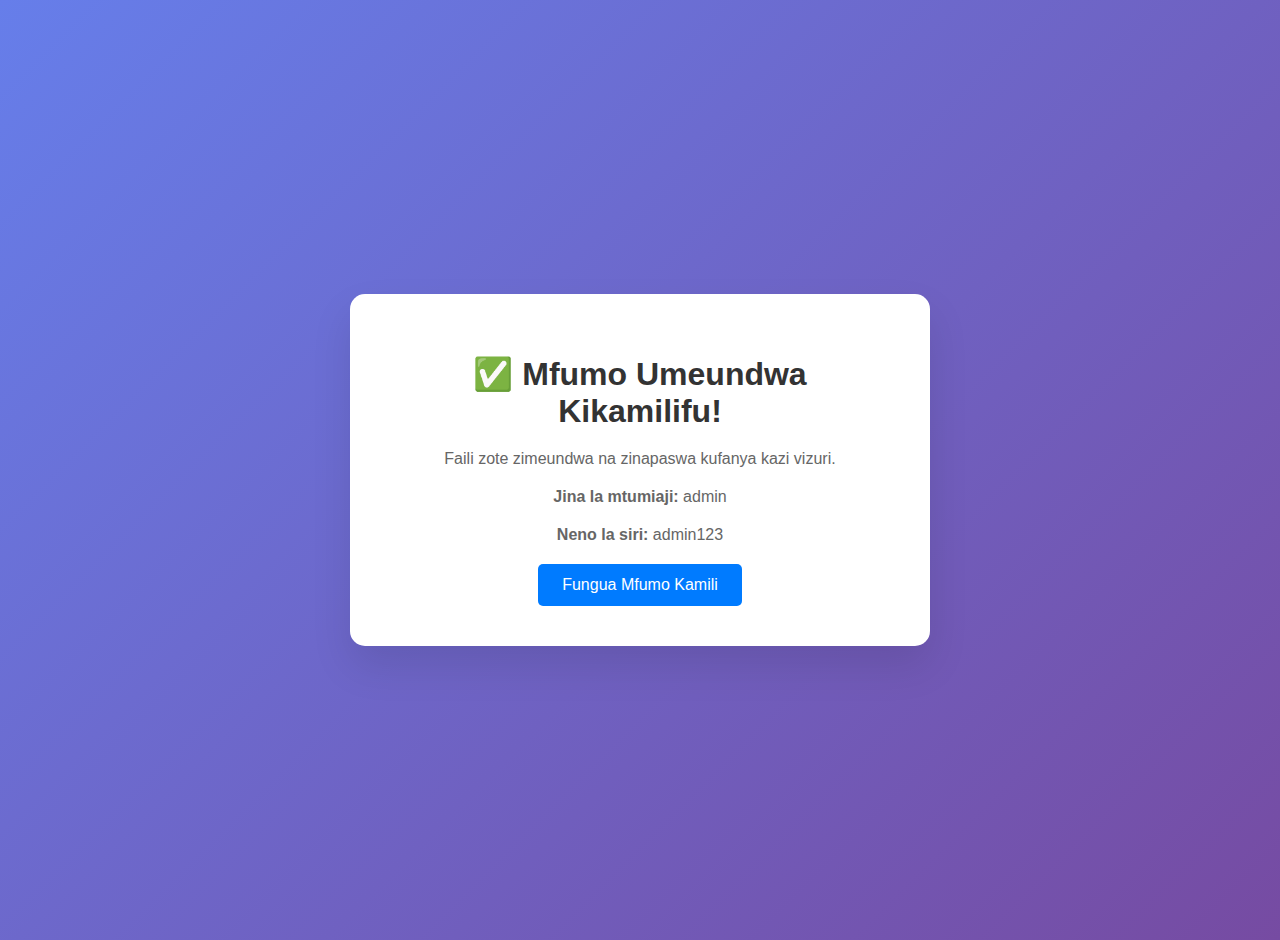
<file: test.html>
<!DOCTYPE html>
<html lang="sw">
<head>
    <meta charset="UTF-8">
    <meta name="viewport" content="width=device-width, initial-scale=1.0">
    <title>Test - Mfumo wa Madereva</title>
    <style>
        body {
            font-family: Arial, sans-serif;
            background: linear-gradient(135deg, #667eea 0%, #764ba2 100%);
            margin: 0;
            padding: 20px;
            min-height: 100vh;
            display: flex;
            justify-content: center;
            align-items: center;
        }
        .test-container {
            background: white;
            padding: 40px;
            border-radius: 15px;
            box-shadow: 0 20px 40px rgba(0,0,0,0.1);
            text-align: center;
            max-width: 500px;
        }
        h1 {
            color: #333;
            margin-bottom: 20px;
        }
        p {
            color: #666;
            margin-bottom: 20px;
        }
        .btn {
            background: #007bff;
            color: white;
            border: none;
            padding: 12px 24px;
            border-radius: 5px;
            cursor: pointer;
            font-size: 16px;
            text-decoration: none;
            display: inline-block;
        }
        .btn:hover {
            background: #0056b3;
        }
    </style>
</head>
<body>
    <div class="test-container">
        <h1>✅ Mfumo Umeundwa Kikamilifu!</h1>
        <p>Faili zote zimeundwa na zinapaswa kufanya kazi vizuri.</p>
        <p><strong>Jina la mtumiaji:</strong> admin</p>
        <p><strong>Neno la siri:</strong> admin123</p>
        <a href="index.html" class="btn">Fungua Mfumo Kamili</a>
    </div>
</body>
</html>
</file>
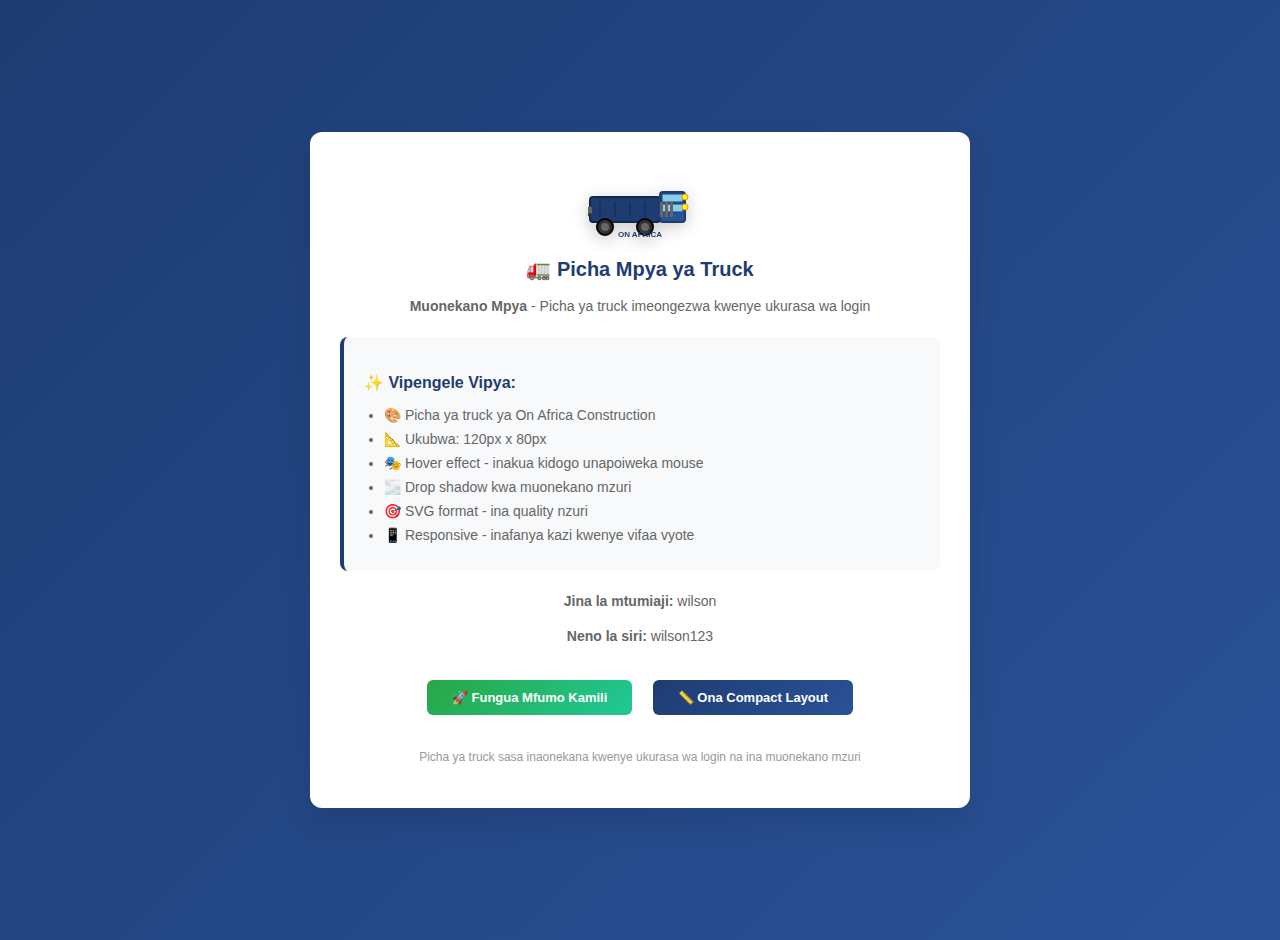
<file: truck-preview.html>
<!DOCTYPE html>
<html lang="sw">
<head>
    <meta charset="UTF-8">
    <meta name="viewport" content="width=device-width, initial-scale=1.0">
    <title>Login Page - Truck Logo</title>
    <style>
        body {
            font-family: 'Segoe UI', Tahoma, Geneva, Verdana, sans-serif;
            background: linear-gradient(135deg, #1e3c72 0%, #2a5298 100%);
            margin: 0;
            padding: 20px;
            min-height: 100vh;
            display: flex;
            justify-content: center;
            align-items: center;
        }
        .preview-container {
            background: white;
            padding: 30px;
            border-radius: 12px;
            box-shadow: 0 15px 30px rgba(0,0,0,0.1);
            text-align: center;
            max-width: 600px;
            width: 100%;
        }
        h1 {
            color: #1e3c72;
            margin-bottom: 15px;
            font-size: 20px;
        }
        p {
            color: #666;
            margin-bottom: 12px;
            line-height: 1.5;
            font-size: 14px;
        }
        .logo-container {
            margin-bottom: 15px;
            display: flex;
            justify-content: center;
            align-items: center;
        }
        .truck-logo {
            width: 120px;
            height: 80px;
            filter: drop-shadow(0 4px 8px rgba(0,0,0,0.2));
            transition: transform 0.3s ease;
        }
        .truck-logo:hover {
            transform: scale(1.05);
        }
        .btn {
            background: linear-gradient(135deg, #1e3c72 0%, #2a5298 100%);
            color: white;
            border: none;
            padding: 10px 25px;
            border-radius: 6px;
            cursor: pointer;
            font-size: 13px;
            text-decoration: none;
            display: inline-block;
            margin: 8px;
            font-weight: 600;
            transition: all 0.3s ease;
        }
        .btn:hover {
            transform: translateY(-2px);
            box-shadow: 0 5px 15px rgba(30,60,114,0.3);
        }
        .btn-success {
            background: linear-gradient(135deg, #28a745 0%, #20c997 100%);
        }
        .btn-success:hover {
            box-shadow: 0 5px 15px rgba(40,167,69,0.3);
        }
        .feature-list {
            text-align: left;
            margin: 20px 0;
            padding: 20px;
            background: #f8f9fa;
            border-radius: 8px;
            border-left: 4px solid #1e3c72;
        }
        .feature-list h3 {
            color: #1e3c72;
            margin-bottom: 15px;
            font-size: 16px;
        }
        .feature-list ul {
            margin: 0;
            padding-left: 20px;
        }
        .feature-list li {
            color: #666;
            margin-bottom: 8px;
            font-size: 14px;
        }
    </style>
</head>
<body>
    <div class="preview-container">
        <div class="logo-container">
            <svg width="120" height="80" viewBox="0 0 120 80" xmlns="http://www.w3.org/2000/svg" class="truck-logo">
                <!-- Truck Body -->
                <rect x="10" y="35" width="70" height="25" rx="3" fill="#1e3c72" stroke="#0f2a4a" stroke-width="2"/>
                
                <!-- Truck Cabin -->
                <rect x="80" y="30" width="25" height="30" rx="3" fill="#2a5298" stroke="#1e3c72" stroke-width="2"/>
                
                <!-- Windows -->
                <rect x="82" y="32" width="21" height="8" rx="1" fill="#87ceeb" stroke="#1e3c72" stroke-width="1"/>
                <rect x="82" y="42" width="21" height="8" rx="1" fill="#87ceeb" stroke="#1e3c72" stroke-width="1"/>
                
                <!-- Wheels -->
                <circle cx="25" cy="65" r="8" fill="#333" stroke="#000" stroke-width="2"/>
                <circle cx="25" cy="65" r="4" fill="#666"/>
                <circle cx="65" cy="65" r="8" fill="#333" stroke="#000" stroke-width="2"/>
                <circle cx="65" cy="65" r="4" fill="#666"/>
                
                <!-- Headlights -->
                <circle cx="105" cy="35" r="3" fill="#ffff00" stroke="#ff8c00" stroke-width="1"/>
                <circle cx="105" cy="45" r="3" fill="#ffff00" stroke="#ff8c00" stroke-width="1"/>
                
                <!-- Grill -->
                <rect x="80" y="40" width="3" height="15" fill="#666"/>
                <rect x="85" y="40" width="3" height="15" fill="#666"/>
                <rect x="90" y="40" width="3" height="15" fill="#666"/>
                
                <!-- Exhaust -->
                <rect x="8" y="45" width="4" height="8" fill="#666"/>
                <circle cx="10" cy="53" r="2" fill="#333"/>
                
                <!-- Cargo Area Lines -->
                <line x1="20" y1="40" x2="20" y2="55" stroke="#0f2a4a" stroke-width="1"/>
                <line x1="35" y1="40" x2="35" y2="55" stroke="#0f2a4a" stroke-width="1"/>
                <line x1="50" y1="40" x2="50" y2="55" stroke="#0f2a4a" stroke-width="1"/>
                <line x1="65" y1="40" x2="65" y2="55" stroke="#0f2a4a" stroke-width="1"/>
                
                <!-- Company Name -->
                <text x="60" y="75" text-anchor="middle" font-family="Arial, sans-serif" font-size="8" font-weight="bold" fill="#1e3c72">ON AFRICA</text>
            </svg>
        </div>
        
        <h1>🚛 Picha Mpya ya Truck</h1>
        <p><strong>Muonekano Mpya</strong> - Picha ya truck imeongezwa kwenye ukurasa wa login</p>
        
        <div class="feature-list">
            <h3>✨ Vipengele Vipya:</h3>
            <ul>
                <li>🎨 Picha ya truck ya On Africa Construction</li>
                <li>📐 Ukubwa: 120px x 80px</li>
                <li>🎭 Hover effect - inakua kidogo unapoiweka mouse</li>
                <li>🌫️ Drop shadow kwa muonekano mzuri</li>
                <li>🎯 SVG format - ina quality nzuri</li>
                <li>📱 Responsive - inafanya kazi kwenye vifaa vyote</li>
            </ul>
        </div>

        <p><strong>Jina la mtumiaji:</strong> wilson</p>
        <p><strong>Neno la siri:</strong> wilson123</p>
        
        <div style="margin-top: 25px;">
            <a href="index.html" class="btn btn-success">🚀 Fungua Mfumo Kamili</a>
            <a href="compact-preview.html" class="btn">📏 Ona Compact Layout</a>
        </div>
        
        <p style="margin-top: 25px; font-size: 12px; color: #999;">
            Picha ya truck sasa inaonekana kwenye ukurasa wa login na ina muonekano mzuri
        </p>
    </div>
</body>
</html>
</file>
